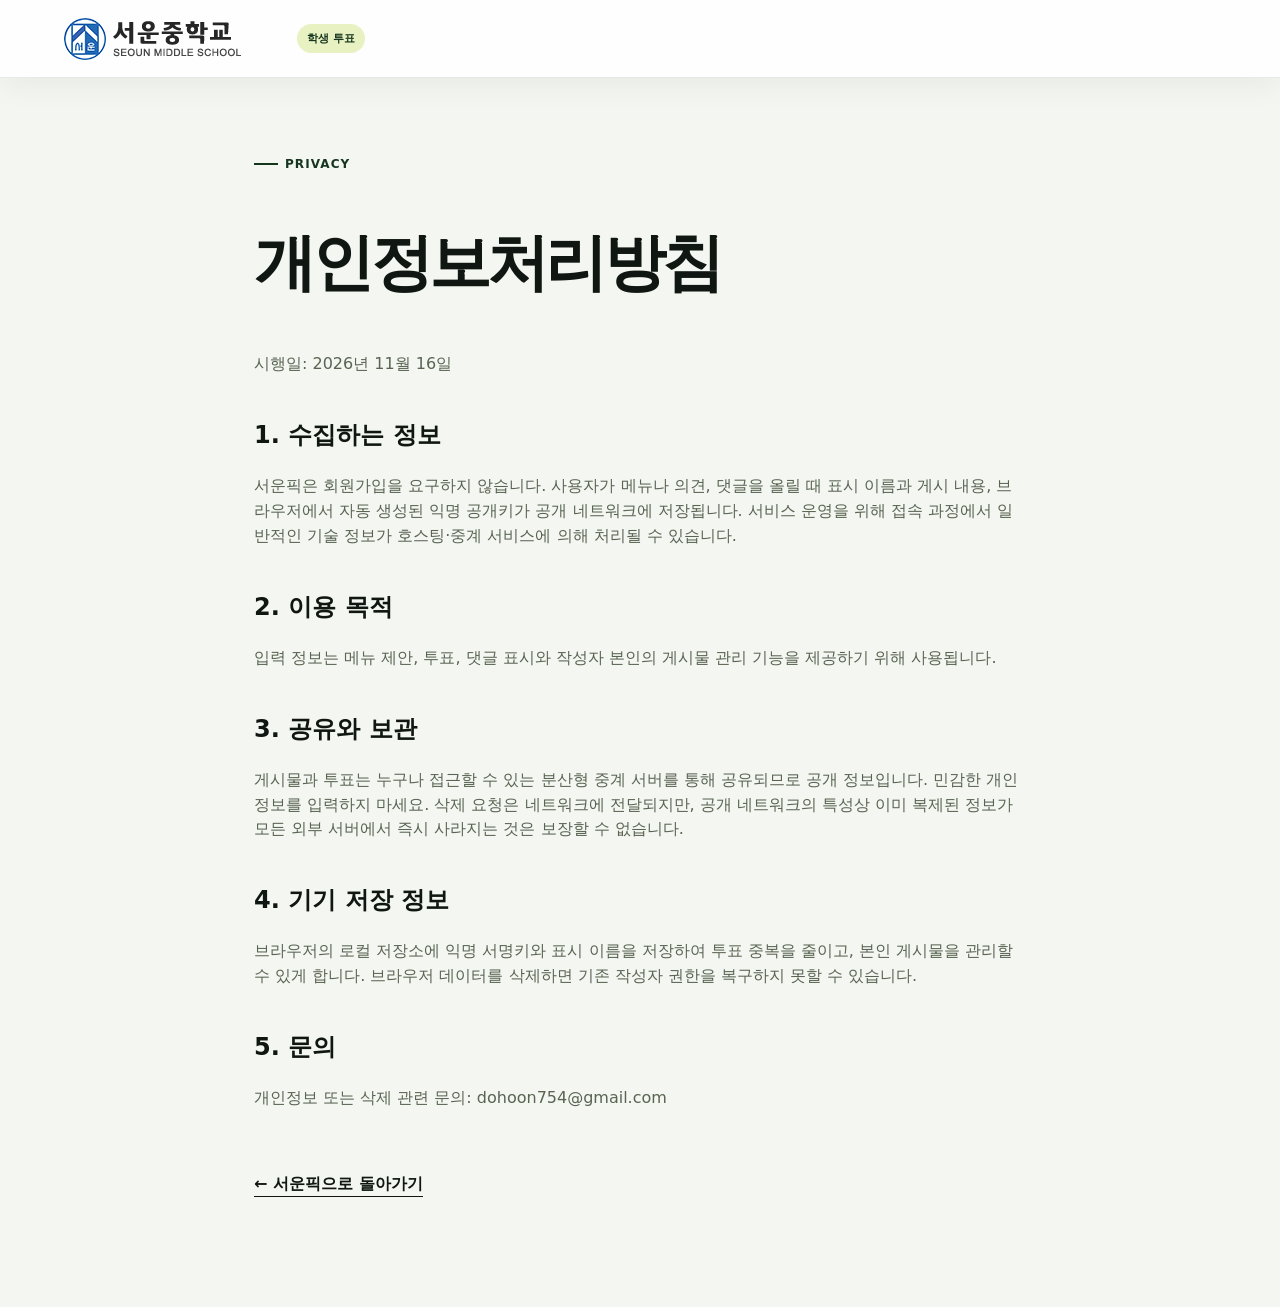
<file: privacy.html>
<!doctype html>
<html lang="ko">
<head>
  <meta charset="utf-8"><meta name="viewport" content="width=device-width, initial-scale=1">
  <title>개인정보처리방침 — 서운픽</title><link rel="stylesheet" href="styles.css"><link rel="icon" href="assets/icon.svg" type="image/svg+xml">
  <style>.policy{max-width:820px;margin:0 auto;padding:70px 24px 110px}.policy h1{font-size:clamp(38px,7vw,62px);letter-spacing:-.06em}.policy h2{margin-top:40px}.policy p,.policy li{color:#596452}.back{display:inline-block;margin-top:45px;font-weight:800;border-bottom:1px solid}</style>
</head>
<body><header class="topbar"><a class="school-brand" href="index.html"><img src="assets/seoun-official-logo.png" alt="서운중학교"><span>학생 투표</span></a></header>
<main class="policy"><span class="eyebrow dark">PRIVACY</span><h1>개인정보처리방침</h1><p>시행일: 2026년 11월 16일</p>
  <h2>1. 수집하는 정보</h2><p>서운픽은 회원가입을 요구하지 않습니다. 사용자가 메뉴나 의견, 댓글을 올릴 때 표시 이름과 게시 내용, 브라우저에서 자동 생성된 익명 공개키가 공개 네트워크에 저장됩니다. 서비스 운영을 위해 접속 과정에서 일반적인 기술 정보가 호스팅·중계 서비스에 의해 처리될 수 있습니다.</p>
  <h2>2. 이용 목적</h2><p>입력 정보는 메뉴 제안, 투표, 댓글 표시와 작성자 본인의 게시물 관리 기능을 제공하기 위해 사용됩니다.</p>
  <h2>3. 공유와 보관</h2><p>게시물과 투표는 누구나 접근할 수 있는 분산형 중계 서버를 통해 공유되므로 공개 정보입니다. 민감한 개인정보를 입력하지 마세요. 삭제 요청은 네트워크에 전달되지만, 공개 네트워크의 특성상 이미 복제된 정보가 모든 외부 서버에서 즉시 사라지는 것은 보장할 수 없습니다.</p>
  <h2>4. 기기 저장 정보</h2><p>브라우저의 로컬 저장소에 익명 서명키와 표시 이름을 저장하여 투표 중복을 줄이고, 본인 게시물을 관리할 수 있게 합니다. 브라우저 데이터를 삭제하면 기존 작성자 권한을 복구하지 못할 수 있습니다.</p>
  <h2>5. 문의</h2><p>개인정보 또는 삭제 관련 문의: <a href="mailto:dohoon754@gmail.com">dohoon754@gmail.com</a></p>
  <a class="back" href="index.html">← 서운픽으로 돌아가기</a>
</main></body></html>
</file>
<file: styles.css>
:root {
  --ink: #101712;
  --muted: #687269;
  --green: #2f7a43;
  --green-dark: #16351f;
  --lime: #d8f58f;
  --cream: #f4f6f1;
  --paper: #ffffff;
  --line: rgba(32, 49, 22, .14);
  --red: #d85f4b;
  --shadow: 0 22px 60px rgba(42, 59, 25, .12);
}

* { box-sizing: border-box; }
[hidden] { display: none !important; }
html { scroll-behavior: smooth; }
body { margin: 0; color: var(--ink); background: var(--cream); font-family: Pretendard, "Noto Sans KR", system-ui, -apple-system, sans-serif; line-height: 1.55; overflow-x: hidden; }
button, input, textarea, select { font: inherit; }
button, a { -webkit-tap-highlight-color: transparent; }
button { color: inherit; }
a { color: inherit; text-decoration: none; }
.grain { display: none; }

.topbar { height: 78px; padding: 0 clamp(20px, 5vw, 78px); display: flex; align-items: center; justify-content: space-between; position: sticky; top: 0; z-index: 15; background: rgba(255,255,255,.88); border-bottom: 1px solid rgba(21,53,31,.1); box-shadow: 0 8px 30px rgba(15,35,20,.05); backdrop-filter: blur(18px); }
.school-brand { display: flex; align-items: center; gap: 13px; }
.school-brand img { width: 220px; height: 42px; object-fit: contain; object-position: left center; }
.school-brand > span { padding: 6px 10px; border-radius: 999px; color: var(--green-dark); background: rgba(201, 223, 120, .45); font-size: 11px; font-weight: 900; white-space: nowrap; }
.brand { display: inline-flex; align-items: center; gap: 11px; }
.brand-mark { width: 41px; height: 41px; border-radius: 13px; display: grid; place-items: center; background: var(--green); color: white; font-weight: 900; font-size: 22px; transform: rotate(-5deg); box-shadow: 0 8px 18px rgba(63, 95, 34, .22); }
.brand span:last-child { display: grid; line-height: 1.05; }
.brand b { font-size: 20px; letter-spacing: -.04em; }
.brand small { color: var(--muted); font-size: 10px; letter-spacing: .07em; margin-top: 4px; text-transform: uppercase; }
.top-actions { display: flex; align-items: center; gap: 10px; }
button { border: 0; cursor: pointer; }
.primary-button { min-height: 48px; border-radius: 999px; padding: 0 24px; background: var(--ink); color: white; font-weight: 800; box-shadow: 0 8px 20px rgba(23, 33, 15, .14); transition: transform .18s, box-shadow .18s, background .18s; }
.primary-button:hover { transform: translateY(-2px); box-shadow: 0 12px 28px rgba(23, 33, 15, .2); background: var(--green-dark); }
.primary-button.compact { min-height: 43px; padding: 0 19px; font-size: 14px; }
.primary-button.large { min-height: 58px; padding: 0 29px; }
.ghost-button { min-height: 43px; padding: 0 15px; border-radius: 999px; background: transparent; font-size: 14px; font-weight: 700; }
.ghost-button:hover { background: rgba(109, 143, 61, .11); }

.hero { min-height: 650px; padding: 76px clamp(24px, 8vw, 130px) 92px; display: grid; grid-template-columns: minmax(0, 1.05fr) minmax(360px, .95fr); align-items: center; gap: 60px; overflow: hidden; position: relative; background: radial-gradient(circle at 86% 8%, rgba(216,245,143,.8), transparent 34%), linear-gradient(135deg, #fbfcfa 0%, #eaf3e8 100%); }
.hero::after { content: ""; width: 420px; height: 420px; border: 1px solid rgba(109, 143, 61, .24); border-radius: 50%; position: absolute; right: -180px; bottom: -260px; box-shadow: 0 0 0 70px rgba(109, 143, 61, .04), 0 0 0 140px rgba(109, 143, 61, .03); }
.eyebrow { display: inline-flex; align-items: center; gap: 7px; color: var(--green-dark); font-size: 12px; font-weight: 900; letter-spacing: .09em; text-transform: uppercase; }
.eyebrow::before { content: ""; width: 24px; height: 2px; background: currentColor; }
.eyebrow.dark { color: var(--green-dark); }
.hero h1 { margin: 18px 0 22px; font-size: clamp(54px, 7vw, 94px); line-height: .98; letter-spacing: -.075em; font-weight: 900; }
.hero h1 em { color: var(--green); font-style: normal; }
.hero-copy > p { max-width: 600px; margin: 0; color: var(--muted); font-size: clamp(17px, 1.6vw, 21px); word-break: keep-all; }
.hero-actions { margin-top: 38px; display: flex; align-items: center; gap: 24px; flex-wrap: wrap; }
.text-link { font-weight: 800; border-bottom: 1px solid var(--ink); padding-bottom: 4px; }
.hero-visual { position: relative; min-height: 480px; display: grid; place-items: center; }
.plate-card { width: min(390px, 86vw); padding: 28px 30px 30px; background: rgba(255,255,255,.9); border: 1px solid rgba(22,53,31,.1); border-radius: 30px; text-align: center; transform: none; box-shadow: 0 26px 70px rgba(20,55,30,.14); backdrop-filter: blur(12px); }
.plate-badge { display: inline-block; padding: 7px 12px; border-radius: 99px; background: var(--lime); font-size: 12px; font-weight: 900; }
.plate { margin: 26px auto 17px; width: 220px; aspect-ratio: 1; border-radius: 50%; display: grid; place-items: center; background: #fff; border: 25px solid #eee7d3; box-shadow: inset 0 0 0 2px #d8cfb5, 0 18px 36px rgba(62, 70, 39, .14); }
.plate span { font-size: 92px; filter: drop-shadow(0 10px 8px rgba(51, 42, 20, .12)); }
.question-plate { position: relative; overflow: hidden; background: radial-gradient(circle at 35% 28%, #f4ffd0, #c9df78 56%, #9fbd54); border-color: #eef0df; }
.question-plate::before, .question-plate::after { content: ""; position: absolute; border-radius: 50%; background: rgba(255,255,255,.28); }
.question-plate::before { width: 95px; height: 95px; right: -25px; top: -25px; }
.question-plate::after { width: 52px; height: 52px; left: 12px; bottom: 19px; }
.question-plate span { position: relative; z-index: 1; font-size: 130px; line-height: 1; font-family: Georgia, serif; font-weight: 900; color: var(--green-dark); text-shadow: 0 7px 0 rgba(255,255,255,.32); filter: none; transform: rotate(7deg); }
.question-plate.has-winner span { font-family: inherit; font-size: 66px; transform: none; }
.plate-card h2 { margin: 0; font-size: 26px; letter-spacing: -.04em; }
.mini-vote { margin-top: 16px; display: flex; justify-content: space-between; border-top: 1px solid var(--line); padding-top: 16px; color: var(--muted); font-size: 14px; }
.mini-vote b { color: var(--red); }
.float-tag { position: absolute; padding: 12px 17px; border-radius: 999px; background: var(--paper); font-weight: 800; font-size: 14px; box-shadow: 0 12px 30px rgba(50, 67, 32, .12); animation: float 4s ease-in-out infinite; }
.tag-one { left: 0; top: 105px; transform: rotate(-6deg); }
.tag-two { right: -10px; bottom: 92px; animation-delay: -2s; transform: rotate(4deg); }
@keyframes float { 50% { translate: 0 -10px; } }

.stats-strip { display: grid; grid-template-columns: repeat(3, 1fr); max-width: 1080px; margin: -42px auto 0; position: relative; z-index: 3; border-radius: 25px; overflow: hidden; background: var(--ink); color: white; box-shadow: var(--shadow); }
.stats-strip div { padding: 25px 32px; display: flex; align-items: baseline; gap: 12px; justify-content: center; border-right: 1px solid rgba(255,255,255,.13); }
.stats-strip div:last-child { border: 0; }
.stats-strip strong { color: var(--lime); font-size: 30px; }
.stats-strip span { color: rgba(255,255,255,.67); font-size: 13px; }

.opinion-section { max-width: 1240px; margin: 110px auto 0; padding: 0 24px; display: grid; grid-template-columns: .78fr 1.22fr; gap: 20px; }
.opinion-intro { position: relative; overflow: hidden; min-height: 540px; padding: 36px; border-radius: 28px; color: white; background: linear-gradient(145deg, #101712, #173b22 72%, #28623a); box-shadow: 0 24px 70px rgba(18,53,28,.18); }
.opinion-intro::after { content: "5"; position: absolute; right: -7px; bottom: -95px; color: rgba(255,255,255,.055); font-size: 360px; font-weight: 950; line-height: 1; }
.opinion-intro .eyebrow { color: var(--lime); }
.opinion-intro h2 { margin: 22px 0 18px; font-size: clamp(54px, 7vw, 86px); line-height: .92; letter-spacing: -.07em; }
.opinion-intro h2 em { color: var(--lime); font-style: normal; }
.opinion-intro p { max-width: 400px; color: rgba(255,255,255,.74); font-size: 16px; word-break: keep-all; }
.school-seal { width: fit-content; margin-bottom: 20px; padding: 12px 15px; border-radius: 14px; background: white; box-shadow: 0 14px 30px rgba(0,0,0,.17); }
.school-seal img { display: block; width: 220px; height: 42px; object-fit: contain; }
.light-button { position: relative; z-index: 1; margin-top: 19px; min-height: 49px; padding: 0 21px; border-radius: 999px; background: var(--lime); color: var(--green-dark); font-weight: 900; }
.rank-list-button { position: relative; z-index: 1; display: block; margin-top: 11px; padding: 0; border-bottom: 1px solid rgba(255,255,255,.46); background: transparent; color: white; font-size: 13px; font-weight: 850; }
.ranking-switch { position: relative; z-index: 2; margin-bottom: 27px; padding: 5px; display: grid; grid-template-columns: 1fr 1fr; gap: 5px; border-radius: 14px; background: rgba(255,255,255,.1); }
.ranking-switch button { min-height: 39px; padding: 0 10px; border-radius: 10px; background: transparent; color: rgba(255,255,255,.68); font-size: 12px; font-weight: 900; }
.ranking-switch button.active { background: var(--lime); color: var(--green-dark); box-shadow: 0 8px 24px rgba(0,0,0,.17); }
.ranking-board { min-height: 540px; padding: 14px; border-radius: 28px; background: #e9ede7; display: flex; flex-direction: column; gap: 9px; }
.rank-card { position: relative; overflow: hidden; min-height: 91px; padding: 16px 17px; border-radius: 18px; background: var(--paper); border: 1px solid rgba(22,53,31,.08); display: grid; grid-template-columns: 48px minmax(0,1fr) auto; align-items: center; gap: 14px; box-shadow: 0 6px 18px rgba(23,52,30,.04); }
.rank-card:first-child { background: linear-gradient(115deg, #effbcf, #ffffff); border-color: rgba(47,122,67,.25); }
.rank-number { width: 38px; height: 38px; display: grid; place-items: center; border-radius: 12px; background: var(--ink); color: var(--lime); font-size: 17px; font-weight: 950; box-shadow: 0 8px 18px rgba(23,33,15,.14); }
.rank-card:first-child .rank-number { width: 50px; height: 50px; font-size: 23px; background: var(--green); color: white; }
.rank-card h3 { margin: 0; font-size: 18px; line-height: 1.25; letter-spacing: -.035em; word-break: break-word; }
.rank-card:first-child h3 { font-size: 22px; }
.rank-meta { display: flex; align-items: center; gap: 10px; color: var(--muted); font-size: 11px; }
.rank-vote { min-height: 35px; padding: 0 12px; border-radius: 999px; background: #edf1de; color: var(--green-dark); font-size: 12px; font-weight: 900; }
.rank-vote.active { background: var(--green); color: white; }
.ranking-empty { flex: 1; display: grid; place-items: center; align-content: center; text-align: center; color: var(--muted); }
.ranking-empty span { font-size: 48px; }
.ranking-empty strong { margin-top: 8px; color: var(--ink); font-size: 19px; }
.ranking-empty small { margin-top: 3px; }

.ideas-section { max-width: 1240px; margin: 0 auto; padding: 110px 24px 100px; }
.section-heading { display: flex; justify-content: space-between; align-items: end; gap: 24px; }
.section-heading h2, .how-section h2 { margin: 10px 0 5px; font-size: clamp(34px, 5vw, 58px); line-height: 1.1; letter-spacing: -.06em; }
.section-heading p { margin: 0; color: var(--muted); }
.refresh-button { padding: 11px 15px; border: 1px solid var(--line); border-radius: 12px; background: rgba(255,255,255,.46); font-weight: 700; }
.filters { margin-top: 36px; display: flex; gap: 8px; overflow-x: auto; padding-bottom: 5px; scrollbar-width: none; }
.filters::-webkit-scrollbar { display: none; }
.support-meter { height: 7px; margin-top: 18px; overflow: hidden; border-radius: 999px; background: #e7e4d8; }
.support-meter span { display: block; height: 100%; border-radius: inherit; background: linear-gradient(90deg, var(--green), #a8c86c); }
.support-count { display: block; margin-top: 5px; color: var(--muted); font-size: 10px; text-align: right; }
body.opinion-mode .hero { background: radial-gradient(circle at 82% 20%, rgba(182,207,232,.52), transparent 30%), linear-gradient(135deg, #f4f6ef, #e4ebf1); }
body.opinion-mode .plate { border-radius: 32px; border-color: #dbe4ec; background: linear-gradient(145deg, #fff, #edf3f7); box-shadow: inset 0 0 0 2px rgba(255,255,255,.8), 0 18px 35px rgba(46,67,82,.14); }
body.opinion-mode .plate span { font-size: 34px; }
body.opinion-mode .tag-one { background: #dfeaf2; }
.filter { flex: 0 0 auto; min-height: 42px; padding: 0 17px; border-radius: 999px; border: 1px solid var(--line); background: transparent; font-weight: 800; font-size: 14px; }
.filter.active { color: white; background: var(--green-dark); border-color: var(--green-dark); }
.kind-tabs { display: inline-flex; padding: 5px; border-radius: 999px; background: rgba(109,143,61,.1); }
.kind-tabs .filter { border: 0; }
.board-toolbar { min-height: 56px; display: flex; align-items: center; justify-content: space-between; color: var(--muted); font-size: 13px; border-bottom: 1px solid var(--line); }
.board-toolbar select { background: transparent; color: var(--ink); border: 0; padding: 8px 4px 8px 9px; font-weight: 800; outline: 0; }
.idea-grid { margin-top: 25px; display: grid; grid-template-columns: repeat(2, minmax(0, 1fr)); gap: 18px; }
.idea-card { background: var(--paper); border: 1px solid rgba(49, 68, 33, .12); border-radius: 24px; padding: 24px; box-shadow: 0 8px 25px rgba(42, 59, 25, .055); transition: transform .2s, box-shadow .2s; }
.idea-card:hover { transform: translateY(-3px); box-shadow: 0 14px 35px rgba(42, 59, 25, .1); }
.card-top { display: flex; align-items: center; justify-content: space-between; gap: 10px; }
.category-chip { padding: 6px 10px; border-radius: 999px; background: #eef2dc; color: var(--green-dark); font-size: 11px; font-weight: 900; }
.category-chip.opinion { background: #e7ecf8; color: #435578; }
.card-menu { position: relative; }
.delete-button { background: transparent; color: #8a534b; padding: 6px 8px; font-size: 12px; border-radius: 8px; }
.delete-button:hover { background: #fdebe7; }
.idea-card h3 { margin: 17px 0 8px; font-size: 25px; line-height: 1.25; letter-spacing: -.04em; word-break: break-word; }
.idea-description { margin: 0; min-height: 48px; color: var(--muted); font-size: 14px; white-space: pre-wrap; word-break: break-word; }
.idea-description.placeholder { color: #a0a798; }
.author-row { margin-top: 19px; display: flex; align-items: center; justify-content: space-between; color: var(--muted); font-size: 12px; }
.author { display: inline-flex; gap: 8px; align-items: center; font-weight: 800; color: #4b5745; }
.avatar { width: 27px; height: 27px; display: grid; place-items: center; border-radius: 9px; background: var(--lime); color: var(--green-dark); font-size: 11px; font-weight: 900; }
.vote-bar { margin-top: 18px; display: grid; grid-template-columns: 1fr 1fr auto; gap: 8px; }
.vote-button, .comment-toggle { min-height: 43px; border-radius: 12px; border: 1px solid var(--line); background: #f8f5ea; font-weight: 850; font-size: 13px; }
.vote-button:hover, .comment-toggle:hover { border-color: var(--green); }
.vote-button.active.like { background: #e3f0c8; border-color: #a8c568; color: var(--green-dark); }
.vote-button.active.dislike { background: #fde6df; border-color: #dfa090; color: #9e4738; }
.comment-toggle { padding: 0 13px; }
.comments { margin-top: 16px; border-top: 1px solid var(--line); padding-top: 15px; }
.comment-list { display: grid; gap: 9px; max-height: 210px; overflow: auto; }
.comment { padding: 10px 12px; border-radius: 12px; background: #f5f1e4; font-size: 13px; }
.comment strong { display: block; font-size: 11px; color: var(--green-dark); margin-bottom: 2px; }
.comment-empty { color: var(--muted); font-size: 12px; margin: 4px 0 10px; }
.comment-form { margin-top: 10px; display: flex; gap: 7px; }
.comment-form input { min-width: 0; flex: 1; border: 1px solid var(--line); border-radius: 11px; background: white; padding: 10px 12px; outline: 0; }
.comment-form input:focus { border-color: var(--green); box-shadow: 0 0 0 3px rgba(109,143,61,.12); }
.comment-form button { border-radius: 11px; background: var(--ink); color: white; padding: 0 14px; font-weight: 800; }
.loading-card, .empty-state { margin-top: 25px; min-height: 260px; border: 1px dashed rgba(63,95,34,.25); border-radius: 24px; display: grid; place-items: center; align-content: center; text-align: center; color: var(--muted); }
.loading-card p { margin: 15px 0 0; }
.spinner { width: 31px; height: 31px; border: 3px solid rgba(109,143,61,.2); border-top-color: var(--green); border-radius: 50%; animation: spin .8s linear infinite; }
@keyframes spin { to { transform: rotate(360deg); } }
.empty-state > span { font-size: 46px; }
.empty-state h3 { margin: 10px 0 2px; color: var(--ink); }
.empty-state p { margin: 0 0 20px; }

.how-section { background: var(--green-dark); color: white; padding: 80px max(24px, calc((100vw - 1192px) / 2)); }
.how-section .eyebrow { color: var(--lime); }
.how-section h2 { margin-bottom: 0; }
.steps { margin: 45px 0 0; padding: 0; list-style: none; display: grid; grid-template-columns: repeat(3, 1fr); gap: 18px; }
.steps li { padding: 26px; min-height: 190px; border-radius: 22px; background: rgba(255,255,255,.08); border: 1px solid rgba(255,255,255,.13); display: flex; flex-direction: column; }
.steps b { color: var(--lime); font-size: 12px; }
.steps strong { margin-top: auto; font-size: 22px; }
.steps span { margin-top: 5px; color: rgba(255,255,255,.62); font-size: 13px; }

.qr-section { padding: 105px max(24px, calc((100vw - 1192px) / 2)); background: #edf0eb; }
.qr-heading { max-width: 720px; }
.qr-heading h2 { margin: 10px 0 7px; font-size: clamp(38px, 5vw, 60px); line-height: 1.06; letter-spacing: -.06em; }
.qr-heading p { margin: 0; color: var(--muted); }
.qr-grid { margin-top: 35px; display: grid; grid-template-columns: 1fr 1fr; gap: 18px; }
.qr-card { min-height: 300px; padding: 31px; border-radius: 28px; display: flex; align-items: center; justify-content: space-between; gap: 25px; overflow: hidden; }
.qr-card.meal-qr { background: #dceba9; }
.qr-card.opinion-qr { background: #dfe7f5; }
.qr-card > div > span { display: inline-block; padding: 6px 11px; border-radius: 999px; background: rgba(255,255,255,.62); font-size: 11px; font-weight: 900; }
.qr-card h3 { margin: 15px 0 6px; max-width: 270px; font-size: 27px; line-height: 1.16; letter-spacing: -.04em; }
.qr-card p { max-width: 270px; margin: 0; color: var(--muted); font-size: 13px; }
.qr-card a { display: inline-block; margin-top: 24px; padding-bottom: 3px; border-bottom: 1px solid; font-size: 13px; font-weight: 900; }
.qr-card img { width: min(210px, 37%); aspect-ratio: 1; border-radius: 18px; box-shadow: 0 16px 35px rgba(26,37,18,.13); image-rendering: pixelated; }

footer { padding: 48px clamp(24px, 6vw, 90px); display: flex; align-items: center; justify-content: space-between; gap: 24px; background: #11170d; color: rgba(255,255,255,.62); font-size: 13px; }
.footer-brand { color: white; }
footer div:last-child { display: flex; gap: 9px; align-items: center; }
footer button { background: none; color: inherit; padding: 0; }
footer a:hover, footer button:hover { color: white; }

.modal { border: 0; padding: 0; width: min(560px, calc(100% - 28px)); border-radius: 28px; overflow: visible; background: transparent; }
.modal::backdrop { background: rgba(13, 20, 8, .62); backdrop-filter: blur(6px); }
.modal-shell { position: relative; padding: 36px; border-radius: 28px; background: var(--paper); box-shadow: 0 30px 90px rgba(15, 20, 10, .3); }
.modal-shell h2 { margin: 10px 0 3px; font-size: 31px; letter-spacing: -.05em; }
.modal-intro { color: var(--muted); margin: 0 0 24px; }
.modal-close { position: absolute; top: 18px; right: 18px; width: 38px; height: 38px; border-radius: 50%; background: #efecdf; font-size: 25px; line-height: 1; }
.field { display: grid; gap: 7px; margin-top: 15px; font-size: 13px; font-weight: 800; position: relative; }
.field span b { color: var(--green); font-size: 10px; }
.field span small { color: var(--muted); font-weight: 500; }
.field input, .field textarea, .field select { width: 100%; border: 1px solid var(--line); border-radius: 13px; background: white; padding: 13px 14px; outline: 0; resize: vertical; }
.field input:focus, .field textarea:focus, .field select:focus { border-color: var(--green); box-shadow: 0 0 0 4px rgba(109,143,61,.12); }
.type-choice { display: grid; grid-template-columns: 1fr 1fr; gap: 10px; }
.type-option { min-height: 120px; padding: 15px; border-radius: 17px; border: 2px solid transparent; background: #f2efe4; display: grid; place-items: center; align-content: center; gap: 2px; }
.type-option > span { font-size: 29px; }
.type-option b { font-size: 15px; }
.type-option small { color: var(--muted); font-size: 11px; }
.type-option.active { border-color: var(--green); background: #edf3d7; box-shadow: inset 0 0 0 3px rgba(255,255,255,.65); }
.big-field { margin-top: 19px; }
.big-field input { min-height: 58px; font-size: 17px; font-weight: 750; }
.counter { position: absolute; right: 12px; bottom: 8px; color: #8e9588; font-weight: 500; }
.submit-button { width: 100%; margin-top: 24px; }
.form-note { text-align: center; color: var(--muted); font-size: 11px; margin: 12px 0 0; }
.form-error { margin: 12px 0 0; padding: 11px 13px; border-radius: 11px; background: #fde5de; color: #9e3829; font-size: 13px; font-weight: 800; text-align: center; }
.small-modal { max-width: 440px; }
.toast { position: fixed; left: 50%; bottom: 28px; translate: -50% 20px; z-index: 40; padding: 12px 18px; border-radius: 12px; background: var(--ink); color: white; font-size: 13px; font-weight: 800; box-shadow: var(--shadow); opacity: 0; visibility: hidden; transition: .25s; }
.toast.show { opacity: 1; visibility: visible; translate: -50% 0; }
.mobile-compose { display: none; }
.footer-school { display: flex; align-items: center; gap: 12px; }
.footer-logo-panel { display: inline-flex; align-items: center; justify-content: center; padding: 10px 14px; border-radius: 14px; background: #fff; box-shadow: 0 8px 24px rgba(0,0,0,.2); }
.footer-school img { display: block; width: 220px; height: 42px; object-fit: contain; }
.footer-school > span { padding-left: 10px; border-left: 1px solid rgba(255,255,255,.2); white-space: nowrap; }
.footer-school > .footer-logo-panel { padding-left: 14px; border-left: 0; }

@media (max-width: 850px) {
  .hero { grid-template-columns: 1fr; padding-top: 58px; text-align: center; }
  .hero-copy > p { margin-inline: auto; }
  .hero-actions { justify-content: center; }
  .hero-visual { min-height: 430px; }
  .stats-strip { margin-inline: 18px; }
  .stats-strip div { padding: 21px 12px; flex-direction: column; align-items: center; gap: 1px; text-align: center; }
  .idea-grid { grid-template-columns: 1fr; }
  .opinion-section { grid-template-columns: 1fr; }
  .opinion-intro { min-height: auto; }
  .ranking-board { min-height: 560px; }
  .steps { grid-template-columns: 1fr; }
  .steps li { min-height: 150px; }
  .qr-grid { grid-template-columns: 1fr; }
  footer { flex-direction: column; text-align: center; }
}

@media (max-width: 560px) {
  .topbar { height: 68px; padding: 0 16px; }
  .brand-mark { width: 36px; height: 36px; border-radius: 11px; }
  .brand b { font-size: 18px; }
  .school-brand img { width: 178px; height: 34px; }
  .school-brand > span { display: none; }
  .top-actions .primary-button { display: none; }
  .ghost-button { padding: 0 9px; }
  .hero { min-height: auto; padding: 58px 19px 70px; gap: 20px; }
  .hero h1 { font-size: clamp(43px, 12.7vw, 52px); }
  .hero h1 em { display: block; white-space: nowrap; font-size: .92em; }
  .hero-copy > p { font-size: 16px; }
  .hero-actions { margin-top: 28px; }
  .text-link { display: inline-flex; align-items: center; padding: 10px 14px; border: 1px solid rgba(16,23,18,.16); border-radius: 999px; background: rgba(255,255,255,.62); font-size: 12px; }
  .hero-visual { min-height: 370px; }
  .plate-card { padding: 22px; border-radius: 29px; }
  .plate-card { transform: none; }
  .plate { width: 180px; border-width: 20px; }
  .plate span { font-size: 72px; }
  .tag-one { left: -4px; top: 65px; }
  .tag-two { right: -2px; bottom: 43px; }
  .stats-strip { grid-template-columns: repeat(3, 1fr); margin-top: -28px; border-radius: 20px; }
  .stats-strip div { padding: 17px 6px; }
  .stats-strip strong { font-size: 20px; }
  .stats-strip span { font-size: 10px; }
  .opinion-section { margin-top: 78px; padding: 0 14px; }
  .opinion-intro { padding: 23px 19px 28px; border-radius: 23px; }
  .opinion-intro h2 { font-size: 57px; }
  .school-seal { padding: 11px 13px; margin-bottom: 26px; }
  .school-seal img { width: 190px; height: 37px; }
  .ranking-board { min-height: 0; padding: 9px; border-radius: 22px; }
  .rank-card, .rank-card:first-child { min-height: 88px; grid-template-columns: 43px minmax(0,1fr); }
  .rank-meta { grid-column: 2; justify-content: space-between; }
  .rank-card:first-child h3 { font-size: 20px; }
  .ranking-empty { min-height: 240px; }
  .ideas-section { padding: 82px 16px 75px; }
  .section-heading { align-items: start; }
  .section-heading h2 { font-size: 37px; }
  .refresh-button { font-size: 0; padding: 9px; }
  .refresh-button::first-letter { font-size: 20px; }
  .idea-card { padding: 20px; border-radius: 20px; }
  .vote-bar { grid-template-columns: 1fr 1fr; }
  .comment-toggle { grid-column: 1 / -1; }
  .how-section { padding: 65px 18px 80px; }
  .qr-section { padding: 72px 16px 88px; }
  .qr-card { min-height: 0; padding: 23px; border-radius: 22px; }
  .qr-card h3 { font-size: 22px; }
  .qr-card p { display: none; }
  .qr-card img { width: 132px; border-radius: 13px; }
  .modal-shell { padding: 30px 21px 24px; border-radius: 23px; max-height: calc(100vh - 30px); overflow-y: auto; }
  .modal-shell h2 { padding-right: 30px; }
  .type-option { min-height: 108px; }
  .footer-school { flex-direction: column; }
  .footer-logo-panel { padding: 9px 12px; }
  .footer-school img { width: 180px; height: 34px; }
  .footer-school > span { border: 0; padding: 0; }
  .footer-school > .footer-logo-panel { padding: 9px 12px; }
  .mobile-compose { display: block; position: fixed; right: 16px; bottom: max(17px, env(safe-area-inset-bottom)); z-index: 14; min-height: 50px; padding: 0 19px; border-radius: 999px; background: var(--ink); color: white; font-weight: 900; box-shadow: 0 13px 35px rgba(16, 25, 10, .27); }
  .toast { bottom: 82px; width: max-content; max-width: calc(100% - 32px); text-align: center; }
}

@media (prefers-reduced-motion: reduce) { *, *::before, *::after { scroll-behavior: auto !important; animation: none !important; transition: none !important; } }
</file>
